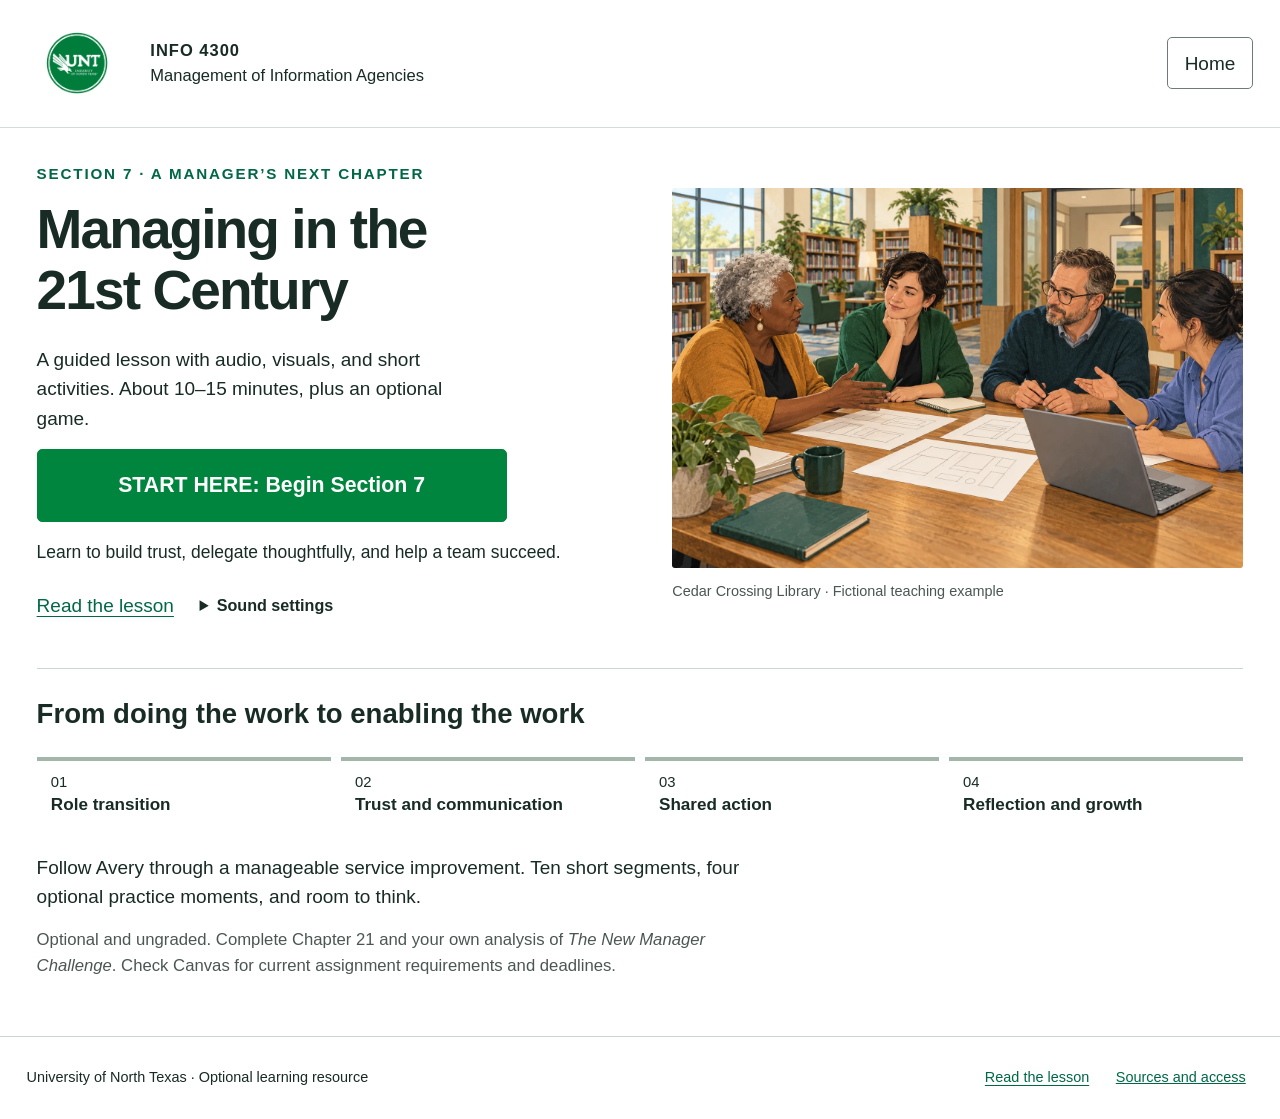
<file: index.html>
<!doctype html>
<html lang="en"><head><meta charset="utf-8"><meta name="viewport" content="width=device-width,initial-scale=1"><meta name="description" content="An optional INFO 4300 lesson on becoming a manager: recorded audio, visual examples, practice and Library Loot Drop."><title>Section 7: Managing in the 21st Century | INFO 4300</title><link rel="stylesheet" href="style.css?v=1"><script defer src="lesson.js"></script><script defer src="captions.js"></script><script defer src="app.js"></script></head><body>
<a class="skip" href="#main">Skip to content</a>
<header class="masthead"><a class="identity" href="index.html" aria-label="Section 7 homepage"><img src="unt-logo.png" width="80" height="80" alt="University of North Texas"></a><div class="course"><strong>INFO 4300</strong><span>Management of Information Agencies</span></div><button id="home-button" class="quiet">Home</button></header>
<main id="main" tabindex="-1"></main>
<footer><span>University of North Texas · Optional learning resource</span><nav aria-label="Resources"><a href="transcript.html">Read the lesson</a><button class="link" id="sources-button">Sources and access</button></nav></footer>
<noscript><p>This interactive lesson needs JavaScript. <a href="transcript.html">Read the complete lesson, activities and game explanations.</a></p></noscript>
</body></html>
</file>
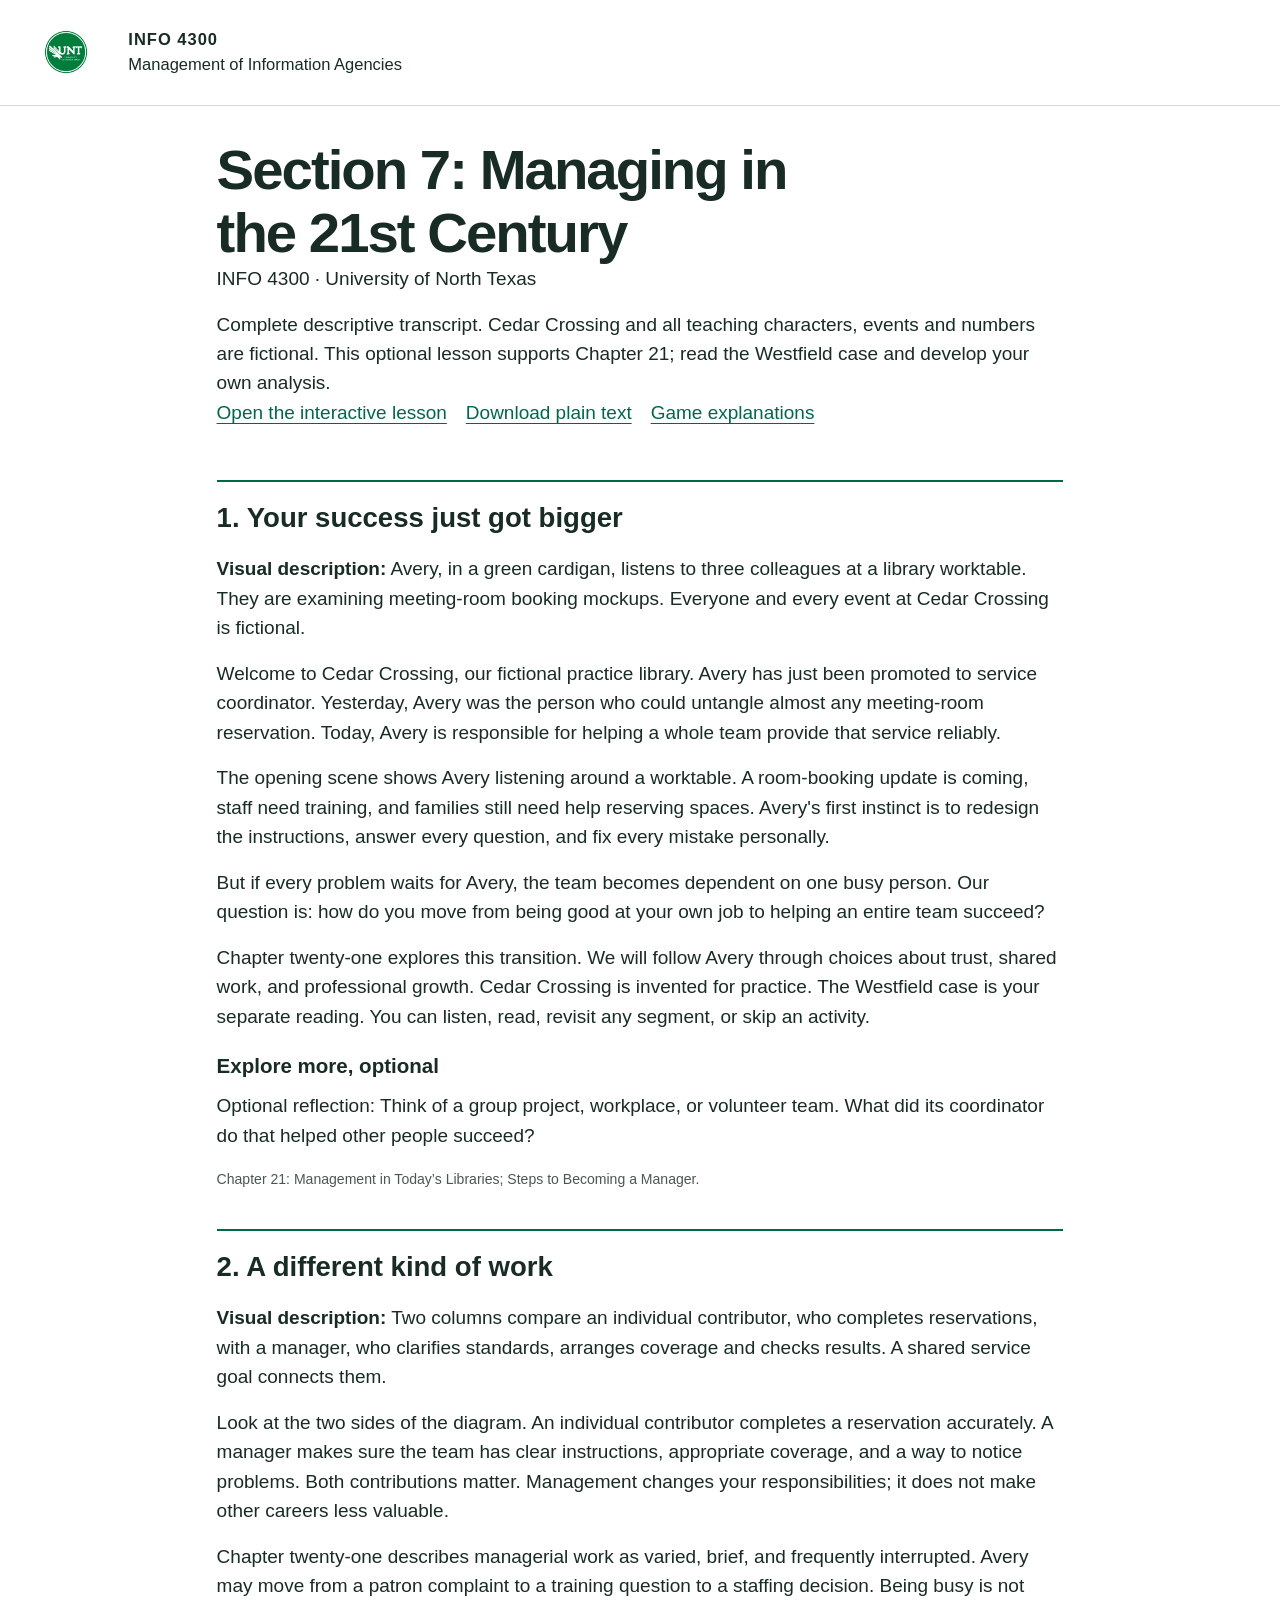
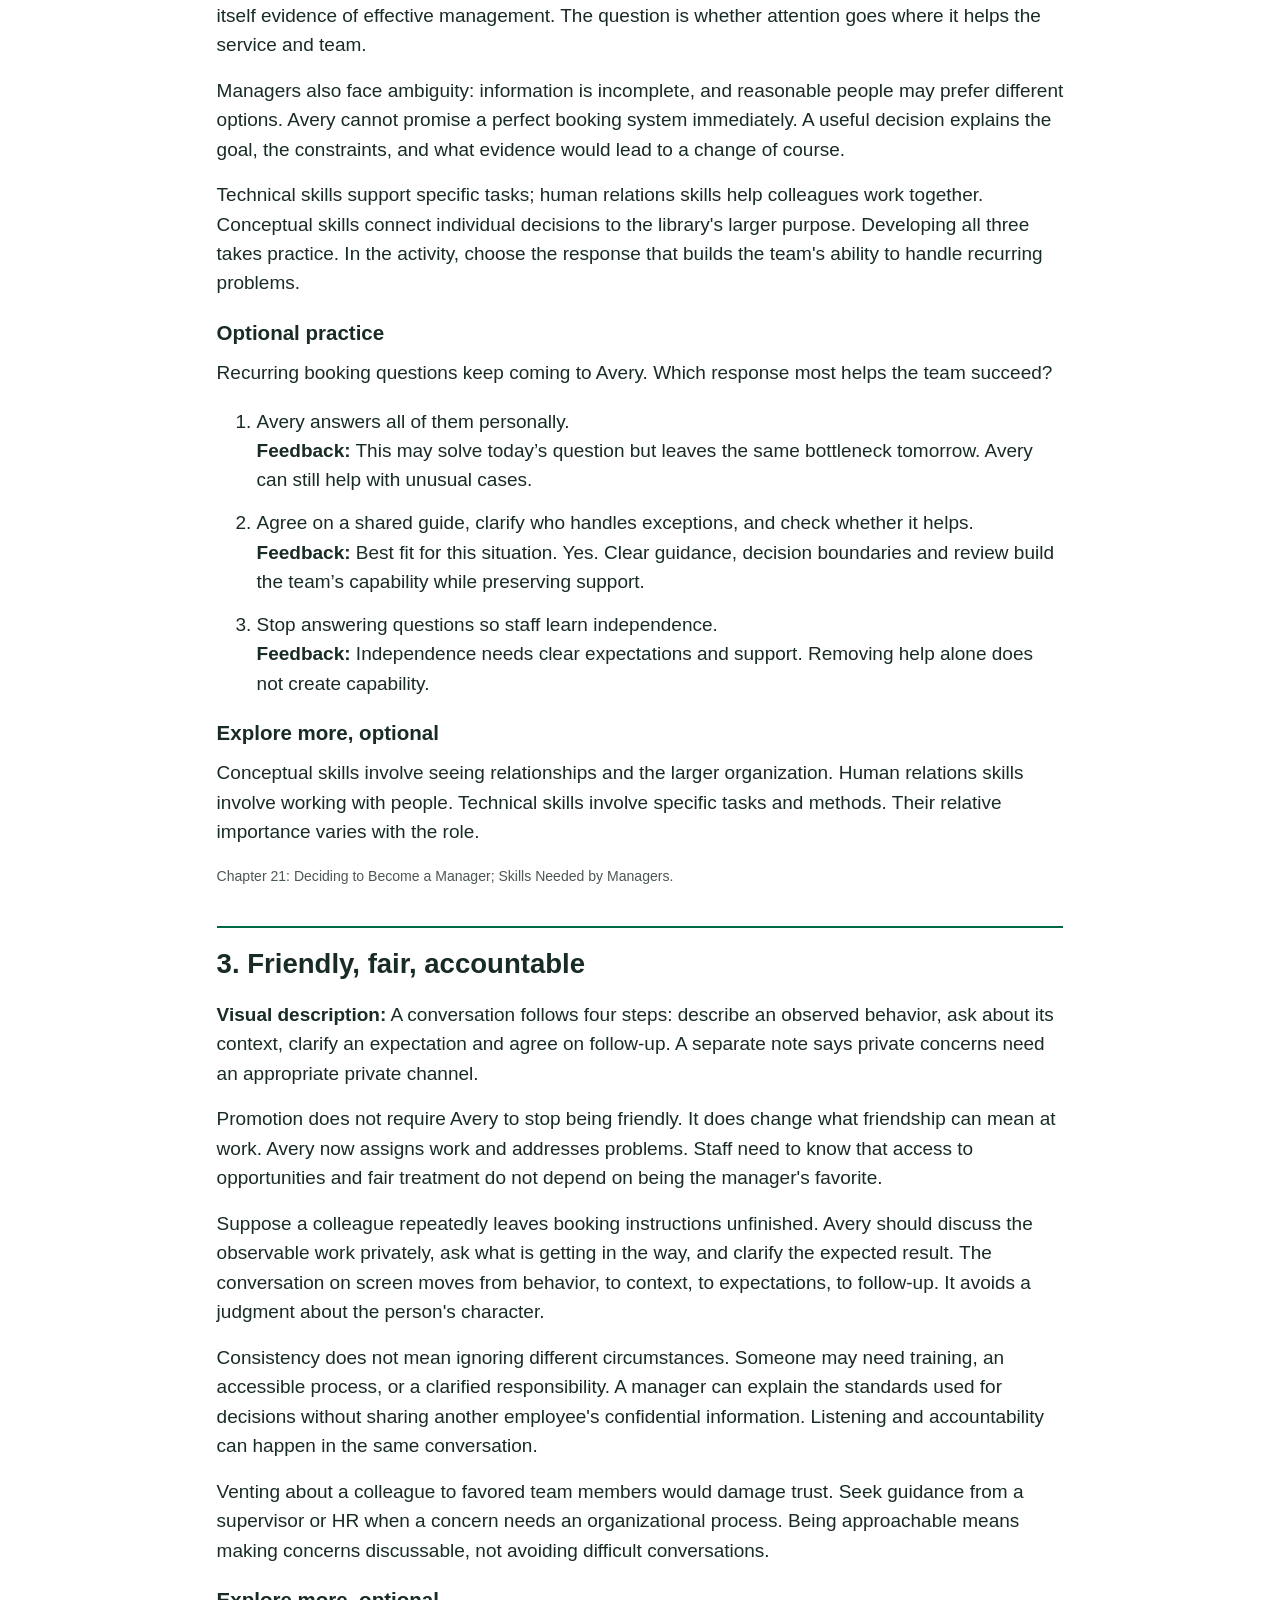
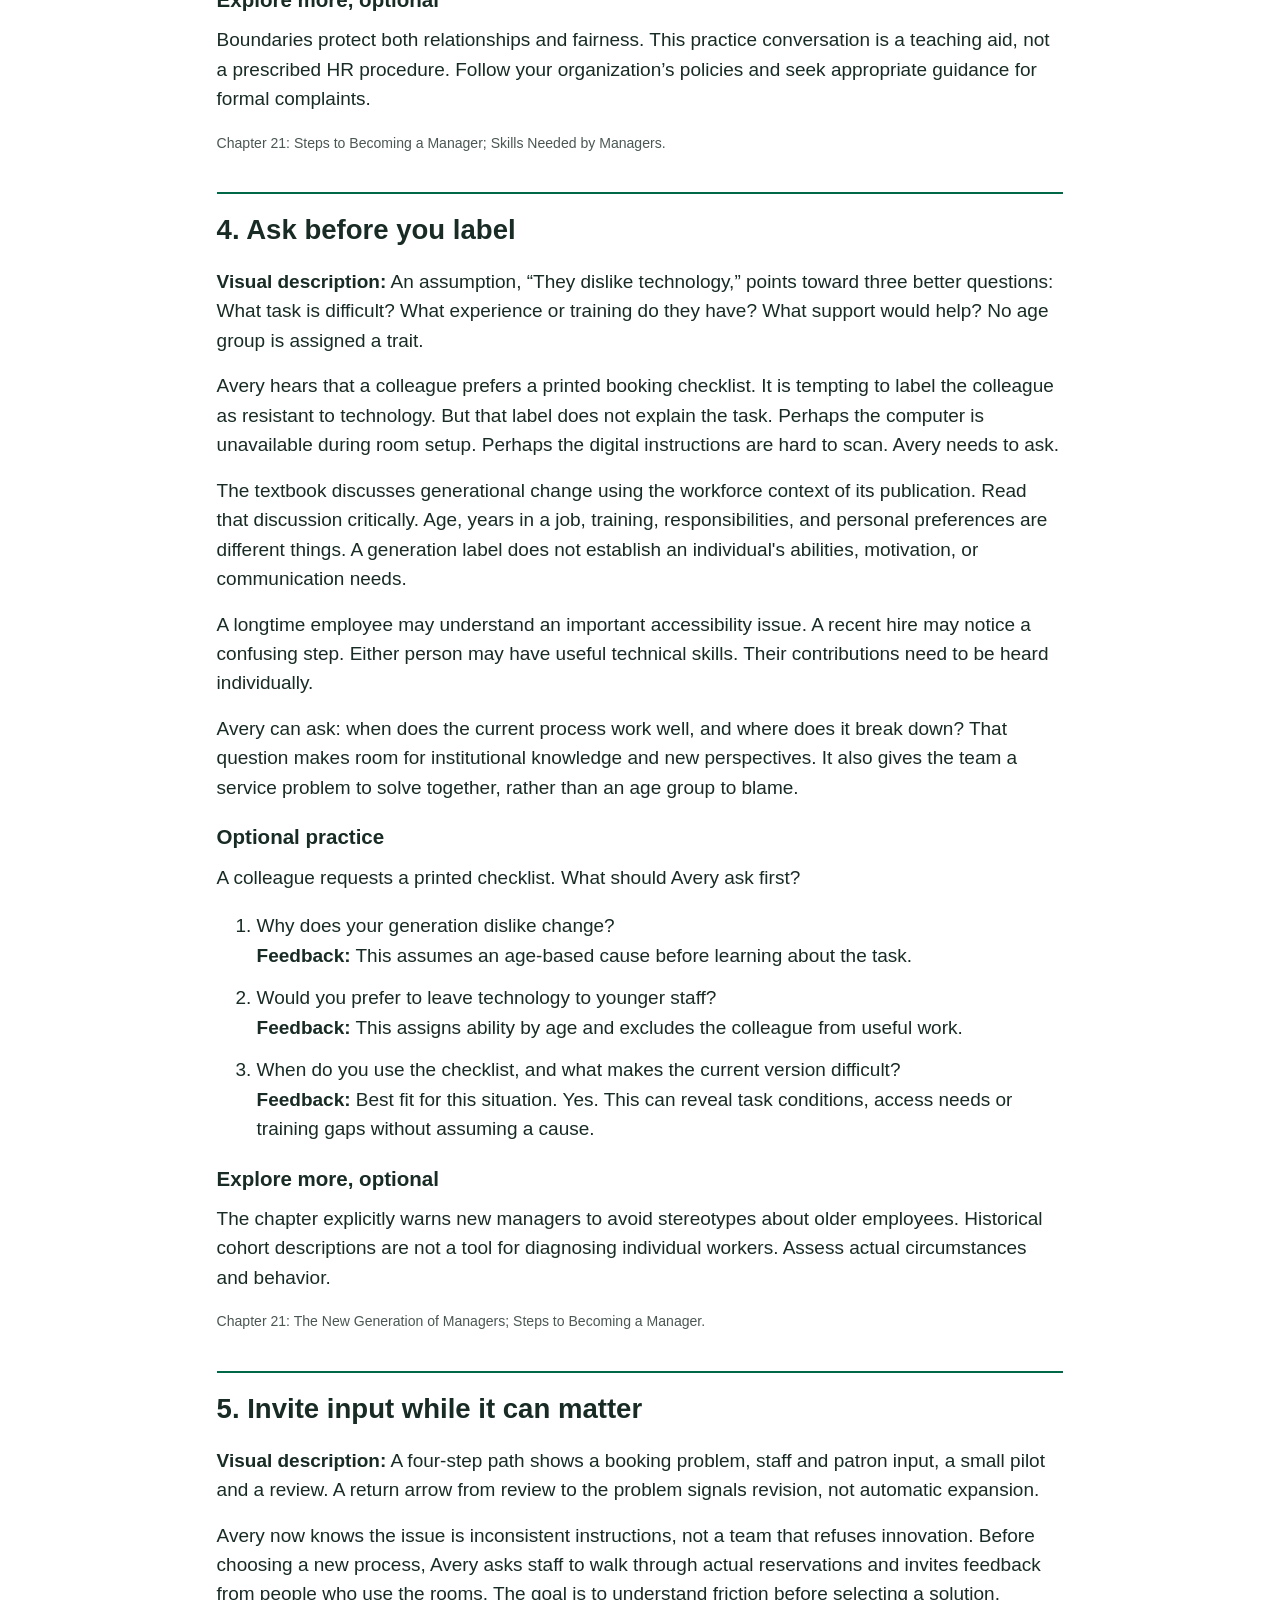
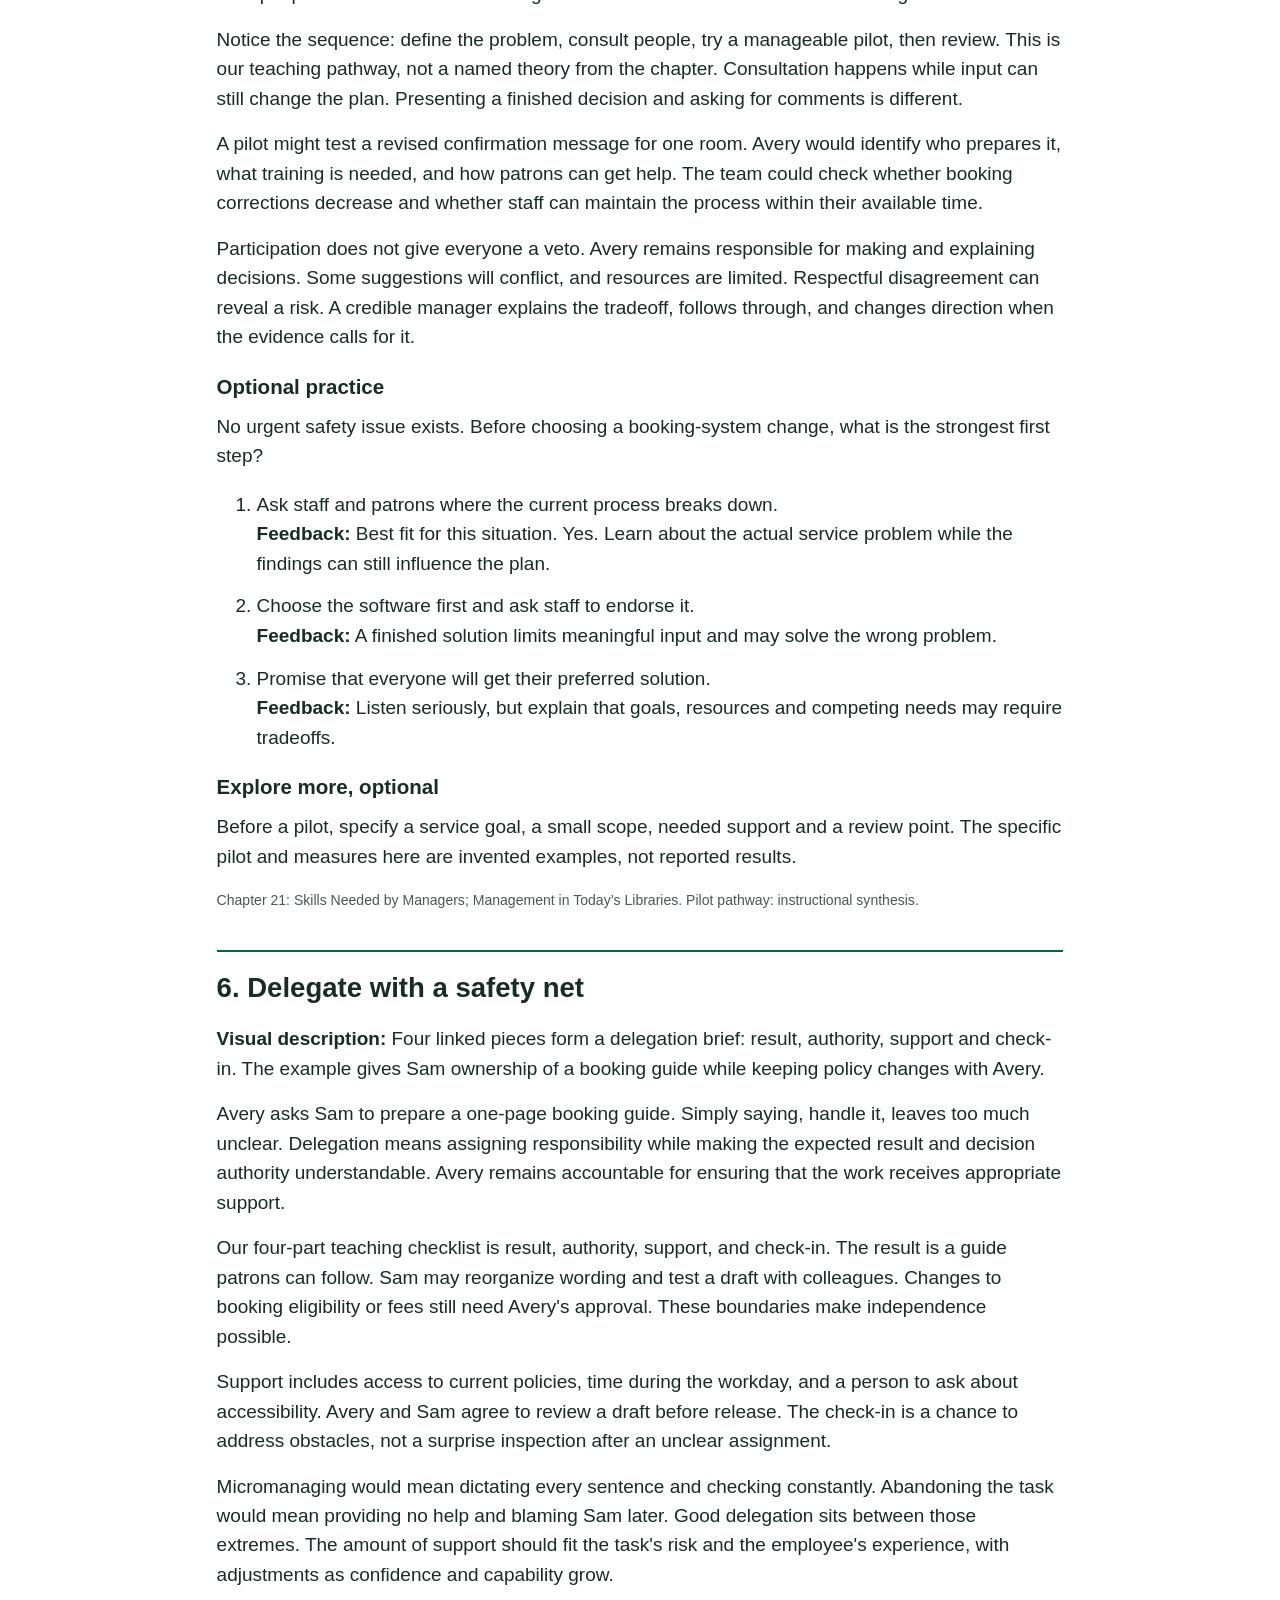
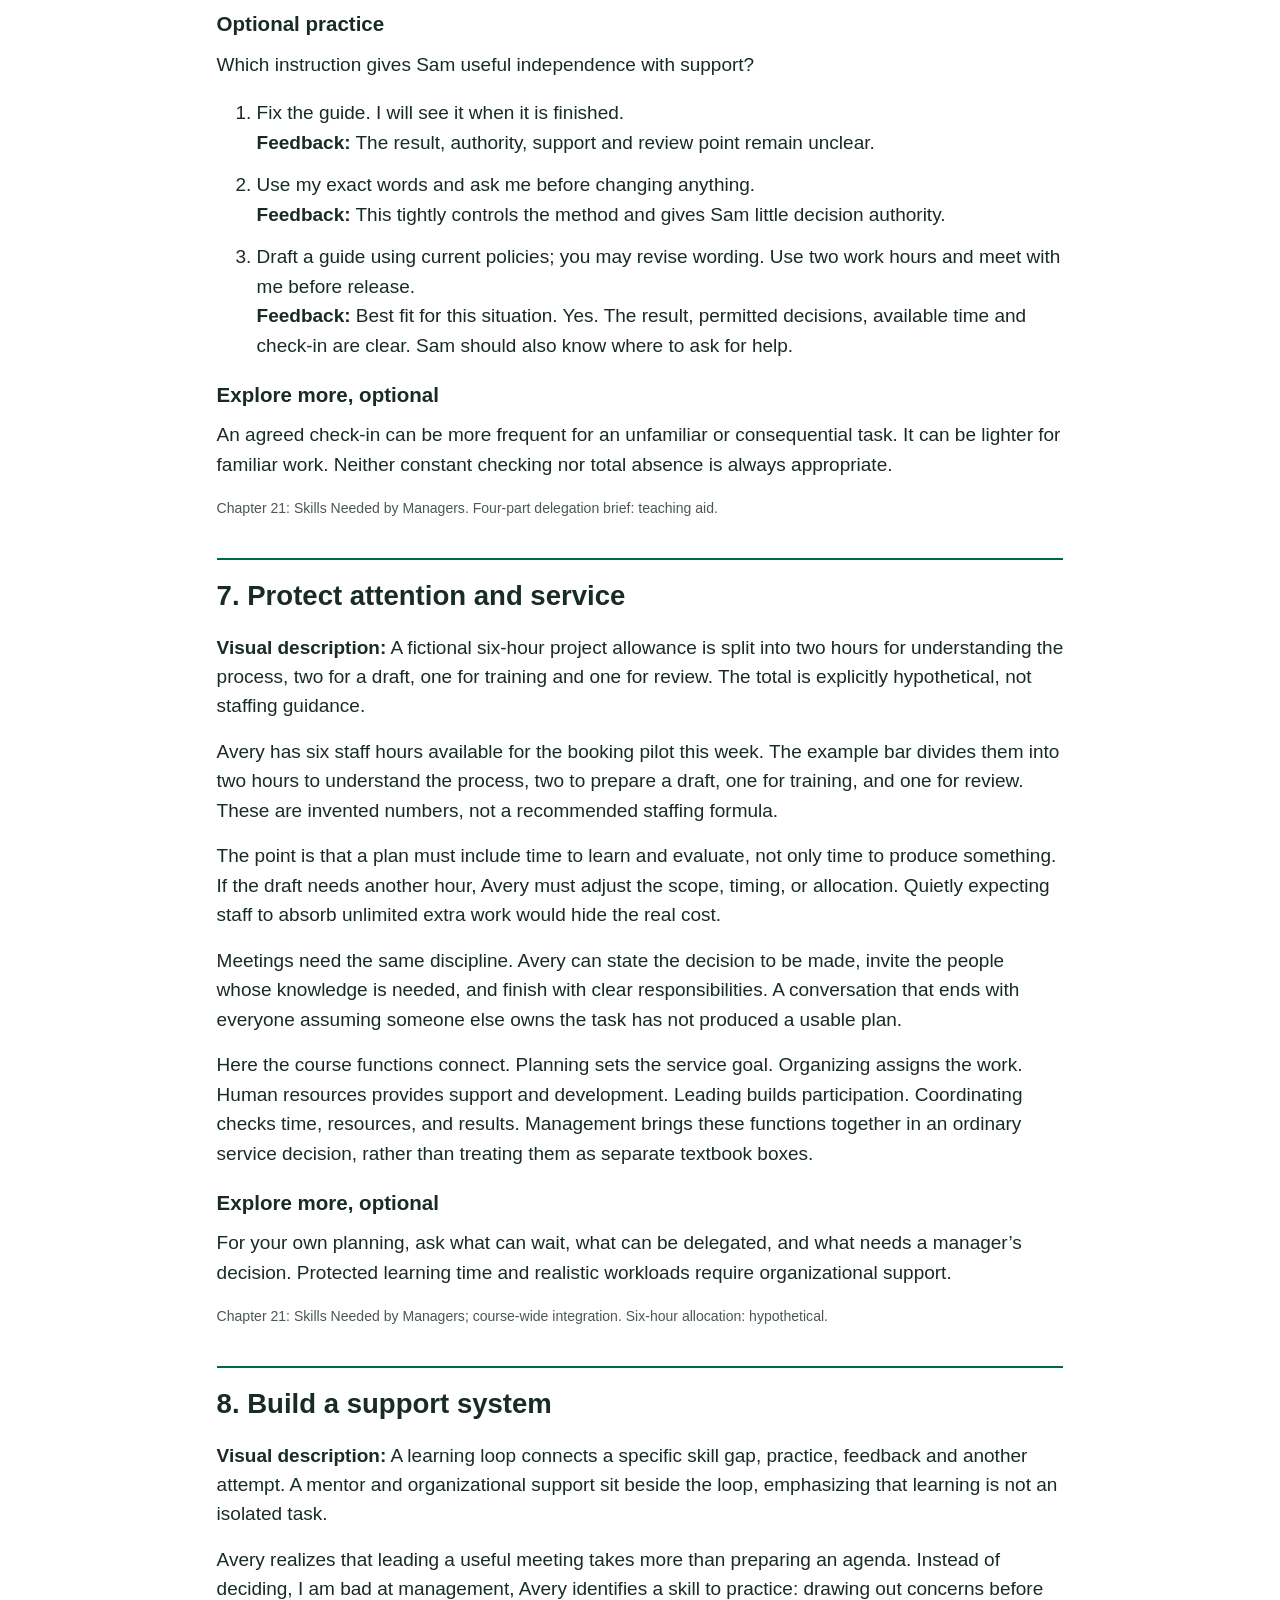
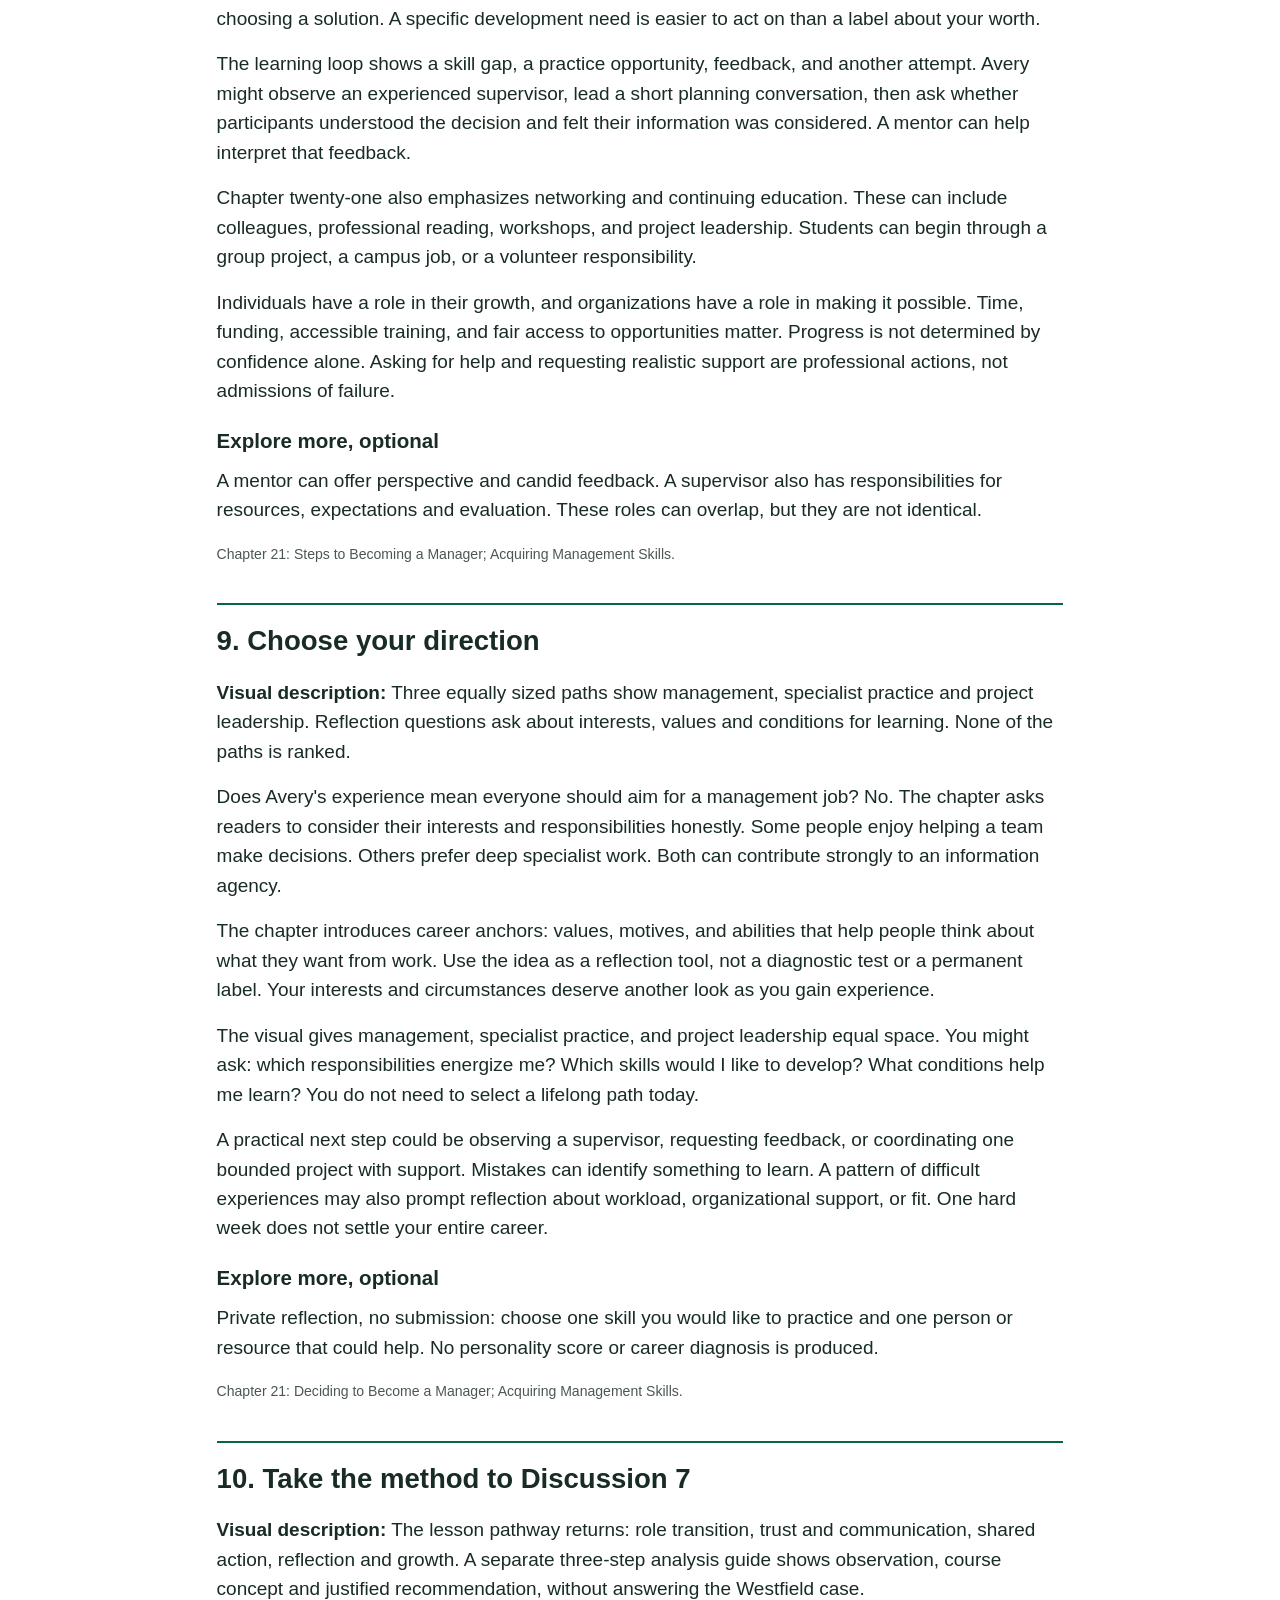
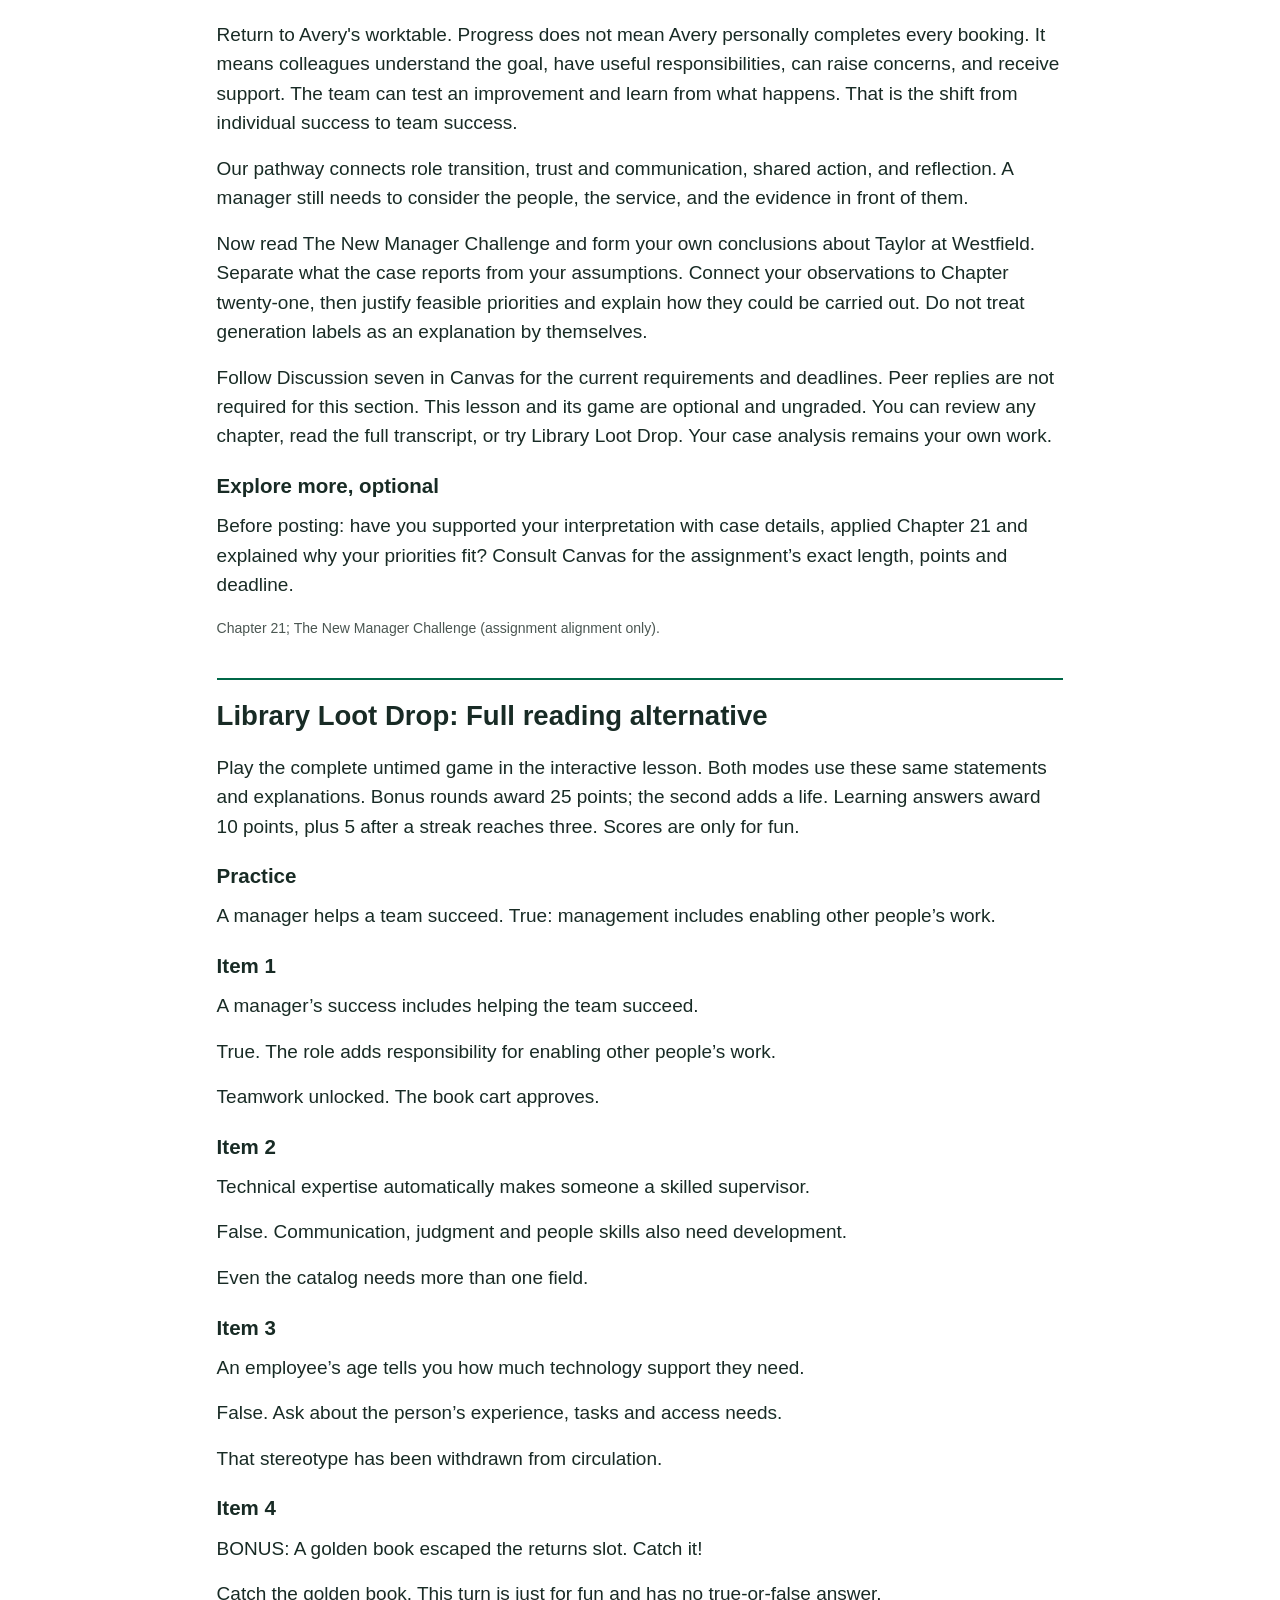
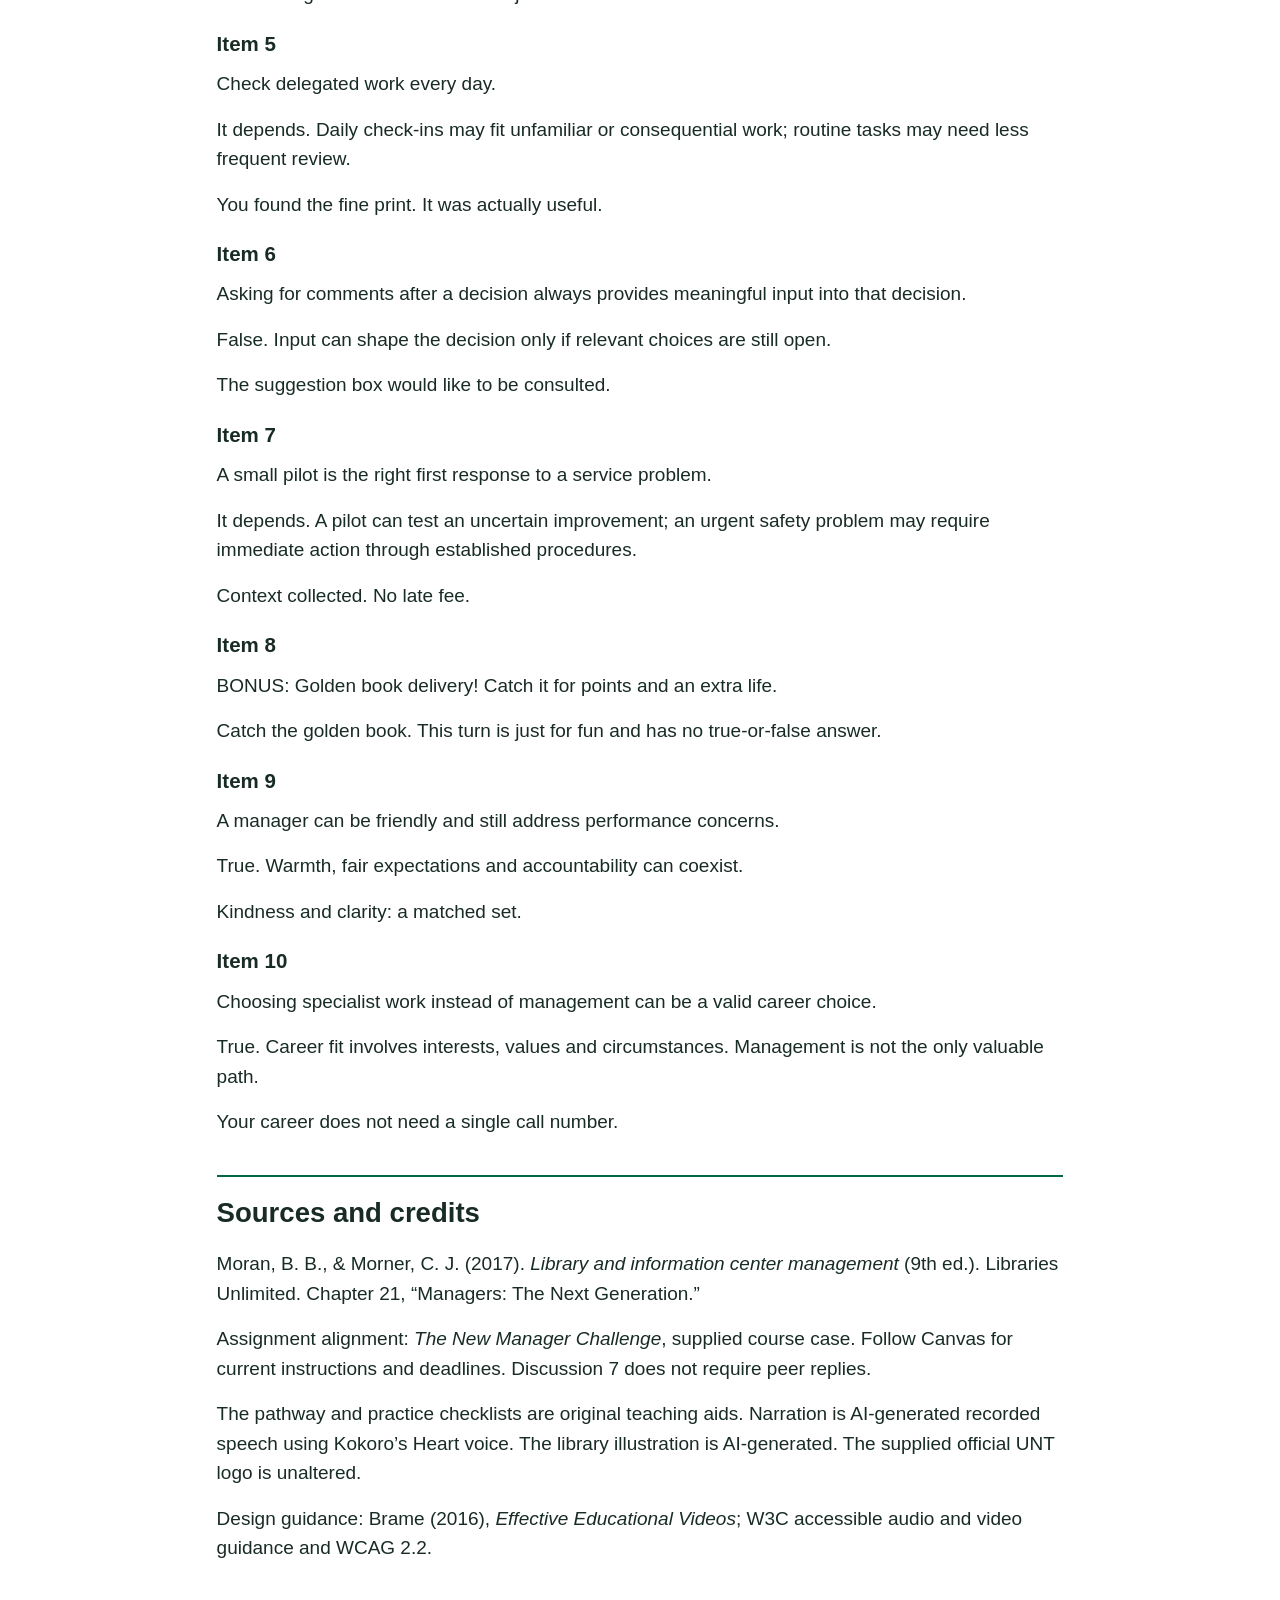
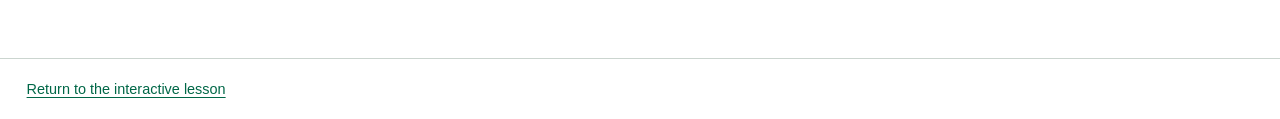
<file: transcript.html>
<!doctype html><html lang="en"><head><meta charset="utf-8"><meta name="viewport" content="width=device-width,initial-scale=1"><title>Section 7 descriptive transcript | INFO 4300</title><link rel="stylesheet" href="style.css"></head><body><a class="skip" href="#reading">Skip to transcript</a><header class="masthead compact"><a class="identity" href="index.html" aria-label="Section 7 homepage"><img src="unt-logo.png" width="72" height="72" alt="University of North Texas"></a><div class="course"><strong>INFO 4300</strong><span>Management of Information Agencies</span></div></header><main id="reading" class="reading"><h1>Section 7: Managing in the 21st Century</h1><p>INFO 4300 · University of North Texas</p><p>Complete descriptive transcript. Cedar Crossing and all teaching characters, events and numbers are fictional. This optional lesson supports Chapter 21; read the Westfield case and develop your own analysis.</p><nav class="reading-nav" aria-label="Transcript navigation"><a href="index.html">Open the interactive lesson</a><a href="transcript.txt" download>Download plain text</a><a href="#game-reading">Game explanations</a></nav>
<article><h2>1. Your success just got bigger</h2><p><strong>Visual description:</strong> Avery, in a green cardigan, listens to three colleagues at a library worktable. They are examining meeting-room booking mockups. Everyone and every event at Cedar Crossing is fictional.</p>
<p>Welcome to Cedar Crossing, our fictional practice library. Avery has just been promoted to service coordinator. Yesterday, Avery was the person who could untangle almost any meeting-room reservation. Today, Avery is responsible for helping a whole team provide that service reliably.</p>
<p>The opening scene shows Avery listening around a worktable. A room-booking update is coming, staff need training, and families still need help reserving spaces. Avery&#x27;s first instinct is to redesign the instructions, answer every question, and fix every mistake personally.</p>
<p>But if every problem waits for Avery, the team becomes dependent on one busy person. Our question is: how do you move from being good at your own job to helping an entire team succeed?</p>
<p>Chapter twenty-one explores this transition. We will follow Avery through choices about trust, shared work, and professional growth. Cedar Crossing is invented for practice. The Westfield case is your separate reading. You can listen, read, revisit any segment, or skip an activity.</p>
<h3>Explore more, optional</h3><p>Optional reflection: Think of a group project, workplace, or volunteer team. What did its coordinator do that helped other people succeed?</p><p class="source">Chapter 21: Management in Today’s Libraries; Steps to Becoming a Manager.</p></article>
<article><h2>2. A different kind of work</h2><p><strong>Visual description:</strong> Two columns compare an individual contributor, who completes reservations, with a manager, who clarifies standards, arranges coverage and checks results. A shared service goal connects them.</p>
<p>Look at the two sides of the diagram. An individual contributor completes a reservation accurately. A manager makes sure the team has clear instructions, appropriate coverage, and a way to notice problems. Both contributions matter. Management changes your responsibilities; it does not make other careers less valuable.</p>
<p>Chapter twenty-one describes managerial work as varied, brief, and frequently interrupted. Avery may move from a patron complaint to a training question to a staffing decision. Being busy is not itself evidence of effective management. The question is whether attention goes where it helps the service and team.</p>
<p>Managers also face ambiguity: information is incomplete, and reasonable people may prefer different options. Avery cannot promise a perfect booking system immediately. A useful decision explains the goal, the constraints, and what evidence would lead to a change of course.</p>
<p>Technical skills support specific tasks; human relations skills help colleagues work together. Conceptual skills connect individual decisions to the library&#x27;s larger purpose. Developing all three takes practice. In the activity, choose the response that builds the team&#x27;s ability to handle recurring problems.</p>
<h3>Optional practice</h3><p>Recurring booking questions keep coming to Avery. Which response most helps the team succeed?</p><ol>
<li>Avery answers all of them personally.<p><strong>Feedback:</strong> This may solve today’s question but leaves the same bottleneck tomorrow. Avery can still help with unusual cases.</p></li>
<li>Agree on a shared guide, clarify who handles exceptions, and check whether it helps.<p><strong>Feedback:</strong> Best fit for this situation. Yes. Clear guidance, decision boundaries and review build the team’s capability while preserving support.</p></li>
<li>Stop answering questions so staff learn independence.<p><strong>Feedback:</strong> Independence needs clear expectations and support. Removing help alone does not create capability.</p></li>
</ol>
<h3>Explore more, optional</h3><p>Conceptual skills involve seeing relationships and the larger organization. Human relations skills involve working with people. Technical skills involve specific tasks and methods. Their relative importance varies with the role.</p><p class="source">Chapter 21: Deciding to Become a Manager; Skills Needed by Managers.</p></article>
<article><h2>3. Friendly, fair, accountable</h2><p><strong>Visual description:</strong> A conversation follows four steps: describe an observed behavior, ask about its context, clarify an expectation and agree on follow-up. A separate note says private concerns need an appropriate private channel.</p>
<p>Promotion does not require Avery to stop being friendly. It does change what friendship can mean at work. Avery now assigns work and addresses problems. Staff need to know that access to opportunities and fair treatment do not depend on being the manager&#x27;s favorite.</p>
<p>Suppose a colleague repeatedly leaves booking instructions unfinished. Avery should discuss the observable work privately, ask what is getting in the way, and clarify the expected result. The conversation on screen moves from behavior, to context, to expectations, to follow-up. It avoids a judgment about the person&#x27;s character.</p>
<p>Consistency does not mean ignoring different circumstances. Someone may need training, an accessible process, or a clarified responsibility. A manager can explain the standards used for decisions without sharing another employee&#x27;s confidential information. Listening and accountability can happen in the same conversation.</p>
<p>Venting about a colleague to favored team members would damage trust. Seek guidance from a supervisor or HR when a concern needs an organizational process. Being approachable means making concerns discussable, not avoiding difficult conversations.</p>
<h3>Explore more, optional</h3><p>Boundaries protect both relationships and fairness. This practice conversation is a teaching aid, not a prescribed HR procedure. Follow your organization’s policies and seek appropriate guidance for formal complaints.</p><p class="source">Chapter 21: Steps to Becoming a Manager; Skills Needed by Managers.</p></article>
<article><h2>4. Ask before you label</h2><p><strong>Visual description:</strong> An assumption, “They dislike technology,” points toward three better questions: What task is difficult? What experience or training do they have? What support would help? No age group is assigned a trait.</p>
<p>Avery hears that a colleague prefers a printed booking checklist. It is tempting to label the colleague as resistant to technology. But that label does not explain the task. Perhaps the computer is unavailable during room setup. Perhaps the digital instructions are hard to scan. Avery needs to ask.</p>
<p>The textbook discusses generational change using the workforce context of its publication. Read that discussion critically. Age, years in a job, training, responsibilities, and personal preferences are different things. A generation label does not establish an individual&#x27;s abilities, motivation, or communication needs.</p>
<p>A longtime employee may understand an important accessibility issue. A recent hire may notice a confusing step. Either person may have useful technical skills. Their contributions need to be heard individually.</p>
<p>Avery can ask: when does the current process work well, and where does it break down? That question makes room for institutional knowledge and new perspectives. It also gives the team a service problem to solve together, rather than an age group to blame.</p>
<h3>Optional practice</h3><p>A colleague requests a printed checklist. What should Avery ask first?</p><ol>
<li>Why does your generation dislike change?<p><strong>Feedback:</strong> This assumes an age-based cause before learning about the task.</p></li>
<li>Would you prefer to leave technology to younger staff?<p><strong>Feedback:</strong> This assigns ability by age and excludes the colleague from useful work.</p></li>
<li>When do you use the checklist, and what makes the current version difficult?<p><strong>Feedback:</strong> Best fit for this situation. Yes. This can reveal task conditions, access needs or training gaps without assuming a cause.</p></li>
</ol>
<h3>Explore more, optional</h3><p>The chapter explicitly warns new managers to avoid stereotypes about older employees. Historical cohort descriptions are not a tool for diagnosing individual workers. Assess actual circumstances and behavior.</p><p class="source">Chapter 21: The New Generation of Managers; Steps to Becoming a Manager.</p></article>
<article><h2>5. Invite input while it can matter</h2><p><strong>Visual description:</strong> A four-step path shows a booking problem, staff and patron input, a small pilot and a review. A return arrow from review to the problem signals revision, not automatic expansion.</p>
<p>Avery now knows the issue is inconsistent instructions, not a team that refuses innovation. Before choosing a new process, Avery asks staff to walk through actual reservations and invites feedback from people who use the rooms. The goal is to understand friction before selecting a solution.</p>
<p>Notice the sequence: define the problem, consult people, try a manageable pilot, then review. This is our teaching pathway, not a named theory from the chapter. Consultation happens while input can still change the plan. Presenting a finished decision and asking for comments is different.</p>
<p>A pilot might test a revised confirmation message for one room. Avery would identify who prepares it, what training is needed, and how patrons can get help. The team could check whether booking corrections decrease and whether staff can maintain the process within their available time.</p>
<p>Participation does not give everyone a veto. Avery remains responsible for making and explaining decisions. Some suggestions will conflict, and resources are limited. Respectful disagreement can reveal a risk. A credible manager explains the tradeoff, follows through, and changes direction when the evidence calls for it.</p>
<h3>Optional practice</h3><p>No urgent safety issue exists. Before choosing a booking-system change, what is the strongest first step?</p><ol>
<li>Ask staff and patrons where the current process breaks down.<p><strong>Feedback:</strong> Best fit for this situation. Yes. Learn about the actual service problem while the findings can still influence the plan.</p></li>
<li>Choose the software first and ask staff to endorse it.<p><strong>Feedback:</strong> A finished solution limits meaningful input and may solve the wrong problem.</p></li>
<li>Promise that everyone will get their preferred solution.<p><strong>Feedback:</strong> Listen seriously, but explain that goals, resources and competing needs may require tradeoffs.</p></li>
</ol>
<h3>Explore more, optional</h3><p>Before a pilot, specify a service goal, a small scope, needed support and a review point. The specific pilot and measures here are invented examples, not reported results.</p><p class="source">Chapter 21: Skills Needed by Managers; Management in Today’s Libraries. Pilot pathway: instructional synthesis.</p></article>
<article><h2>6. Delegate with a safety net</h2><p><strong>Visual description:</strong> Four linked pieces form a delegation brief: result, authority, support and check-in. The example gives Sam ownership of a booking guide while keeping policy changes with Avery.</p>
<p>Avery asks Sam to prepare a one-page booking guide. Simply saying, handle it, leaves too much unclear. Delegation means assigning responsibility while making the expected result and decision authority understandable. Avery remains accountable for ensuring that the work receives appropriate support.</p>
<p>Our four-part teaching checklist is result, authority, support, and check-in. The result is a guide patrons can follow. Sam may reorganize wording and test a draft with colleagues. Changes to booking eligibility or fees still need Avery&#x27;s approval. These boundaries make independence possible.</p>
<p>Support includes access to current policies, time during the workday, and a person to ask about accessibility. Avery and Sam agree to review a draft before release. The check-in is a chance to address obstacles, not a surprise inspection after an unclear assignment.</p>
<p>Micromanaging would mean dictating every sentence and checking constantly. Abandoning the task would mean providing no help and blaming Sam later. Good delegation sits between those extremes. The amount of support should fit the task&#x27;s risk and the employee&#x27;s experience, with adjustments as confidence and capability grow.</p>
<h3>Optional practice</h3><p>Which instruction gives Sam useful independence with support?</p><ol>
<li>Fix the guide. I will see it when it is finished.<p><strong>Feedback:</strong> The result, authority, support and review point remain unclear.</p></li>
<li>Use my exact words and ask me before changing anything.<p><strong>Feedback:</strong> This tightly controls the method and gives Sam little decision authority.</p></li>
<li>Draft a guide using current policies; you may revise wording. Use two work hours and meet with me before release.<p><strong>Feedback:</strong> Best fit for this situation. Yes. The result, permitted decisions, available time and check-in are clear. Sam should also know where to ask for help.</p></li>
</ol>
<h3>Explore more, optional</h3><p>An agreed check-in can be more frequent for an unfamiliar or consequential task. It can be lighter for familiar work. Neither constant checking nor total absence is always appropriate.</p><p class="source">Chapter 21: Skills Needed by Managers. Four-part delegation brief: teaching aid.</p></article>
<article><h2>7. Protect attention and service</h2><p><strong>Visual description:</strong> A fictional six-hour project allowance is split into two hours for understanding the process, two for a draft, one for training and one for review. The total is explicitly hypothetical, not staffing guidance.</p>
<p>Avery has six staff hours available for the booking pilot this week. The example bar divides them into two hours to understand the process, two to prepare a draft, one for training, and one for review. These are invented numbers, not a recommended staffing formula.</p>
<p>The point is that a plan must include time to learn and evaluate, not only time to produce something. If the draft needs another hour, Avery must adjust the scope, timing, or allocation. Quietly expecting staff to absorb unlimited extra work would hide the real cost.</p>
<p>Meetings need the same discipline. Avery can state the decision to be made, invite the people whose knowledge is needed, and finish with clear responsibilities. A conversation that ends with everyone assuming someone else owns the task has not produced a usable plan.</p>
<p>Here the course functions connect. Planning sets the service goal. Organizing assigns the work. Human resources provides support and development. Leading builds participation. Coordinating checks time, resources, and results. Management brings these functions together in an ordinary service decision, rather than treating them as separate textbook boxes.</p>
<h3>Explore more, optional</h3><p>For your own planning, ask what can wait, what can be delegated, and what needs a manager’s decision. Protected learning time and realistic workloads require organizational support.</p><p class="source">Chapter 21: Skills Needed by Managers; course-wide integration. Six-hour allocation: hypothetical.</p></article>
<article><h2>8. Build a support system</h2><p><strong>Visual description:</strong> A learning loop connects a specific skill gap, practice, feedback and another attempt. A mentor and organizational support sit beside the loop, emphasizing that learning is not an isolated task.</p>
<p>Avery realizes that leading a useful meeting takes more than preparing an agenda. Instead of deciding, I am bad at management, Avery identifies a skill to practice: drawing out concerns before choosing a solution. A specific development need is easier to act on than a label about your worth.</p>
<p>The learning loop shows a skill gap, a practice opportunity, feedback, and another attempt. Avery might observe an experienced supervisor, lead a short planning conversation, then ask whether participants understood the decision and felt their information was considered. A mentor can help interpret that feedback.</p>
<p>Chapter twenty-one also emphasizes networking and continuing education. These can include colleagues, professional reading, workshops, and project leadership. Students can begin through a group project, a campus job, or a volunteer responsibility.</p>
<p>Individuals have a role in their growth, and organizations have a role in making it possible. Time, funding, accessible training, and fair access to opportunities matter. Progress is not determined by confidence alone. Asking for help and requesting realistic support are professional actions, not admissions of failure.</p>
<h3>Explore more, optional</h3><p>A mentor can offer perspective and candid feedback. A supervisor also has responsibilities for resources, expectations and evaluation. These roles can overlap, but they are not identical.</p><p class="source">Chapter 21: Steps to Becoming a Manager; Acquiring Management Skills.</p></article>
<article><h2>9. Choose your direction</h2><p><strong>Visual description:</strong> Three equally sized paths show management, specialist practice and project leadership. Reflection questions ask about interests, values and conditions for learning. None of the paths is ranked.</p>
<p>Does Avery&#x27;s experience mean everyone should aim for a management job? No. The chapter asks readers to consider their interests and responsibilities honestly. Some people enjoy helping a team make decisions. Others prefer deep specialist work. Both can contribute strongly to an information agency.</p>
<p>The chapter introduces career anchors: values, motives, and abilities that help people think about what they want from work. Use the idea as a reflection tool, not a diagnostic test or a permanent label. Your interests and circumstances deserve another look as you gain experience.</p>
<p>The visual gives management, specialist practice, and project leadership equal space. You might ask: which responsibilities energize me? Which skills would I like to develop? What conditions help me learn? You do not need to select a lifelong path today.</p>
<p>A practical next step could be observing a supervisor, requesting feedback, or coordinating one bounded project with support. Mistakes can identify something to learn. A pattern of difficult experiences may also prompt reflection about workload, organizational support, or fit. One hard week does not settle your entire career.</p>
<h3>Explore more, optional</h3><p>Private reflection, no submission: choose one skill you would like to practice and one person or resource that could help. No personality score or career diagnosis is produced.</p><p class="source">Chapter 21: Deciding to Become a Manager; Acquiring Management Skills.</p></article>
<article><h2>10. Take the method to Discussion 7</h2><p><strong>Visual description:</strong> The lesson pathway returns: role transition, trust and communication, shared action, reflection and growth. A separate three-step analysis guide shows observation, course concept and justified recommendation, without answering the Westfield case.</p>
<p>Return to Avery&#x27;s worktable. Progress does not mean Avery personally completes every booking. It means colleagues understand the goal, have useful responsibilities, can raise concerns, and receive support. The team can test an improvement and learn from what happens. That is the shift from individual success to team success.</p>
<p>Our pathway connects role transition, trust and communication, shared action, and reflection. A manager still needs to consider the people, the service, and the evidence in front of them.</p>
<p>Now read The New Manager Challenge and form your own conclusions about Taylor at Westfield. Separate what the case reports from your assumptions. Connect your observations to Chapter twenty-one, then justify feasible priorities and explain how they could be carried out. Do not treat generation labels as an explanation by themselves.</p>
<p>Follow Discussion seven in Canvas for the current requirements and deadlines. Peer replies are not required for this section. This lesson and its game are optional and ungraded. You can review any chapter, read the full transcript, or try Library Loot Drop. Your case analysis remains your own work.</p>
<h3>Explore more, optional</h3><p>Before posting: have you supported your interpretation with case details, applied Chapter 21 and explained why your priorities fit? Consult Canvas for the assignment’s exact length, points and deadline.</p><p class="source">Chapter 21; The New Manager Challenge (assignment alignment only).</p></article>
<article id="game-reading"><h2>Library Loot Drop: Full reading alternative</h2><p>Play the complete untimed game in the interactive lesson. Both modes use these same statements and explanations. Bonus rounds award 25 points; the second adds a life. Learning answers award 10 points, plus 5 after a streak reaches three. Scores are only for fun.</p><h3>Practice</h3><p>A manager helps a team succeed. True: management includes enabling other people’s work.</p>
<h3>Item 1</h3><p>A manager’s success includes helping the team succeed.</p>
<p>True. The role adds responsibility for enabling other people’s work.</p><p>Teamwork unlocked. The book cart approves.</p>
<h3>Item 2</h3><p>Technical expertise automatically makes someone a skilled supervisor.</p>
<p>False. Communication, judgment and people skills also need development.</p><p>Even the catalog needs more than one field.</p>
<h3>Item 3</h3><p>An employee’s age tells you how much technology support they need.</p>
<p>False. Ask about the person’s experience, tasks and access needs.</p><p>That stereotype has been withdrawn from circulation.</p>
<h3>Item 4</h3><p>BONUS: A golden book escaped the returns slot. Catch it!</p>
<p>Catch the golden book. This turn is just for fun and has no true-or-false answer.</p>
<h3>Item 5</h3><p>Check delegated work every day.</p>
<p>It depends. Daily check-ins may fit unfamiliar or consequential work; routine tasks may need less frequent review.</p><p>You found the fine print. It was actually useful.</p>
<h3>Item 6</h3><p>Asking for comments after a decision always provides meaningful input into that decision.</p>
<p>False. Input can shape the decision only if relevant choices are still open.</p><p>The suggestion box would like to be consulted.</p>
<h3>Item 7</h3><p>A small pilot is the right first response to a service problem.</p>
<p>It depends. A pilot can test an uncertain improvement; an urgent safety problem may require immediate action through established procedures.</p><p>Context collected. No late fee.</p>
<h3>Item 8</h3><p>BONUS: Golden book delivery! Catch it for points and an extra life.</p>
<p>Catch the golden book. This turn is just for fun and has no true-or-false answer.</p>
<h3>Item 9</h3><p>A manager can be friendly and still address performance concerns.</p>
<p>True. Warmth, fair expectations and accountability can coexist.</p><p>Kindness and clarity: a matched set.</p>
<h3>Item 10</h3><p>Choosing specialist work instead of management can be a valid career choice.</p>
<p>True. Career fit involves interests, values and circumstances. Management is not the only valuable path.</p><p>Your career does not need a single call number.</p>
</article><article><h2>Sources and credits</h2><p>Moran, B. B., &amp; Morner, C. J. (2017). <em>Library and information center management</em> (9th ed.). Libraries Unlimited. Chapter 21, “Managers: The Next Generation.”</p><p>Assignment alignment: <em>The New Manager Challenge</em>, supplied course case. Follow Canvas for current instructions and deadlines. Discussion 7 does not require peer replies.</p><p>The pathway and practice checklists are original teaching aids. Narration is AI-generated recorded speech using Kokoro’s Heart voice. The library illustration is AI-generated. The supplied official UNT logo is unaltered.</p><p>Design guidance: Brame (2016), <em>Effective Educational Videos</em>; W3C accessible audio and video guidance and WCAG 2.2.</p></article></main><footer><a href="index.html">Return to the interactive lesson</a></footer></body></html>
</file>
<file: style.css>
:root{--green:#00853e;--deep:#006747;--mint:#b9dcd2;--ink:#182b25;--muted:#4b5752;--paper:#fff;--wash:#f4f7f5;--line:#6c7c74;--gold:#c4d600;--focus:#7732a8}*{box-sizing:border-box}html{font-size:19px;scroll-behavior:auto}body{margin:0;background:var(--paper);color:var(--ink);font-family:Arial,Helvetica,sans-serif;line-height:1.55}button,input,select{font:inherit}button,a,input,select{touch-action:manipulation}button{min-height:46px;padding:.55rem .9rem;border:1.5px solid var(--line);border-radius:5px;background:#fff;color:var(--ink);cursor:pointer}button:hover{background:var(--wash)}button:disabled{cursor:default;opacity:.65}a{color:var(--deep);text-underline-offset:.2em}button.primary,.primary{background:var(--green);color:#fff;border-color:var(--green);font-weight:700}button.primary:hover{background:var(--deep)}:focus-visible{outline:3px solid var(--focus);outline-offset:4px;box-shadow:0 0 0 2px #fff}h1,h2,h3,p,figure{margin:0}h1{font-size:clamp(1.8rem,4.4vw,3rem);line-height:1.12;letter-spacing:-.035em;max-width:20ch}h2{font-size:1.45rem;line-height:1.25}h3{font-size:1.08rem}p+p{margin-top:.85rem}strong{font-weight:700}img{max-width:100%;height:auto;object-fit:contain}main{max-width:1260px;margin:auto;padding:1.7rem 1.4rem 3rem}main:focus,h1:focus,h2:focus{outline:none}main h1:focus-visible{outline:3px solid var(--focus);outline-offset:5px}small,.small{font-size:.79rem}.subtle{color:var(--muted);font-size:.88rem}.eyebrow{font-size:.8rem;text-transform:uppercase;letter-spacing:.12em;color:var(--deep);font-weight:700;margin-bottom:.7rem}.skip{position:absolute;left:1rem;top:-200px;background:#fff;padding:1rem;z-index:30}.skip:focus{top:1rem}.masthead{max-width:1320px;margin:auto;display:flex;align-items:center;gap:1.25rem;border-bottom:1px solid #d4dcd7;padding:.7rem 1.4rem}.identity{display:flex;padding:10px;flex:none}.identity img{width:72px;height:auto;display:block}.course{font-size:.87rem}.course strong{display:block;letter-spacing:.06em}.course span{display:block}.quiet{margin-left:auto}.hero{display:grid;grid-template-columns:1.04fr 1fr;gap:2.2rem;align-items:center;min-height:470px}.hero h1{font-size:clamp(2rem,4.3vw,3.15rem);max-width:17ch}.hero .intro{margin:1.2rem 0 .85rem;font-size:1rem;max-width:40ch}.start{display:block;min-height:64px;width:100%;max-width:470px;font-size:1.12rem;padding:1rem}.hero .learn{margin:.9rem 0;font-size:.92rem}.hero figure{margin:0}.hero img{display:block;width:100%;height:auto;border-radius:3px}.hero figcaption{font-size:.76rem;color:var(--muted);margin-top:.6rem}.secondary{display:flex;gap:.85rem;flex-wrap:wrap;align-items:center;margin-top:.9rem}.secondary a{padding:.4rem 0}.secondary details{font-size:.85rem}.secondary summary{min-height:44px;padding:.5rem;cursor:pointer}.below{margin-top:2rem;padding-top:1.5rem;border-top:1px solid #cad6cf}.below>p{margin-top:.8rem;max-width:72ch}.cycle{display:grid;grid-template-columns:repeat(4,1fr);gap:.5rem;margin:1.3rem 0}.cycle div{padding:.6rem .75rem;border-top:4px solid #a2b6a9;font-size:.78rem;line-height:1.4}.cycle .current{border-color:var(--deep);background:var(--wash)}.cycle span{display:block;font-weight:700;font-size:.9rem}.lesson-layout{display:grid;grid-template-columns:225px minmax(0,1fr);gap:2rem}.chapters summary{padding:.4rem 0;font-weight:700;min-height:44px;cursor:pointer}.chapters ol{list-style:none;padding:0;margin:.6rem 0}.chapters button{width:100%;text-align:left;border:0;border-left:3px solid transparent;border-radius:0;margin-bottom:.3rem;font-size:.83rem;padding:.6rem}.chapters button[aria-current=step]{border-color:var(--green);background:var(--wash);font-weight:700}.chapters button small{display:block;margin-bottom:.15rem;font-weight:400}.position{display:flex;gap:1rem;justify-content:space-between;font-size:.79rem;margin:.25rem 0}.progress{height:4px;background:#d7e1db;margin-bottom:1.4rem}.progress span{display:block;height:100%;background:var(--green)}.lead{font-size:1.12rem;margin:1rem 0 1.2rem;max-width:65ch}.stage{background:var(--wash);border:1px solid #bfcdc4;padding:1.35rem;margin:1.3rem 0}.stage .scene{display:block;width:100%;height:auto;max-height:370px;object-fit:contain;background:white}.stage figcaption{margin-top:.5rem;font-size:.74rem;color:var(--muted)}.stage-label{font-size:.72rem;color:var(--muted);margin-bottom:1rem;text-transform:uppercase;letter-spacing:.08em}.cue{border:2px solid transparent;transition:background-color .2s,border-color .2s}.cue.active{border-color:var(--deep);background:#e0eee8;box-shadow:inset 5px 0 0 var(--deep)}.cue.active:before{content:'Now: ';font-size:.72rem;font-weight:700;color:var(--deep)}.visual-notes{display:grid;grid-template-columns:repeat(2,minmax(0,1fr));gap:.7rem;margin-top:1rem}.visual-notes .cue{padding:.8rem;background:white}.visual-notes p{font-size:.87rem}.compare{display:grid;grid-template-columns:1fr 1fr;gap:1rem}.compare .side{padding:1rem;background:white;border-top:4px solid var(--deep)}.compare h3{margin-bottom:.6rem}.compare .cue{padding:.5rem;margin:.3rem 0}.bridge{text-align:center;border-top:2px solid var(--deep);margin-top:1rem;padding-top:.8rem;font-weight:700}.steps{counter-reset:steps;list-style:none;padding:0;margin:0}.steps li{position:relative;padding:1rem;margin:.6rem 0;background:#fff;counter-increment:steps}.steps li h3:before{content:counter(steps,decimal-leading-zero)' / ';color:var(--deep)}.steps p{font-size:.9rem;margin-top:.35rem}.path-grid{display:grid;grid-template-columns:repeat(3,1fr);gap:.7rem;margin:1rem 0}.path-grid div{padding:1rem;background:#fff;border-top:4px solid var(--deep);min-width:0}.path-grid p{font-size:.87rem;margin-top:.6rem}.allocation{display:flex;gap:3px;min-height:125px;align-items:stretch}.allocation .cue{flex:var(--hours);padding:.8rem .5rem;background:var(--mint);border:2px solid var(--deep);display:flex;flex-direction:column;justify-content:center;text-align:center;line-height:1.4;font-size:.84rem}.allocation strong{font-size:1.3rem}.allocation .cue.active{background:var(--deep);color:white}.allocation .cue.active:before{color:white}.player{border-top:2px solid var(--ink);padding-top:1rem;margin-top:1.5rem}.player audio{width:100%;margin:.75rem 0}.controls{display:flex;gap:.55rem;align-items:center;flex-wrap:wrap}.controls label{font-size:.84rem;display:flex;align-items:center;gap:.4rem}.controls select{padding:.4rem;min-height:44px;border:1px solid var(--line);border-radius:3px;max-width:100%}.controls input[type=range]{width:115px;min-height:44px}.check{display:inline-flex;gap:.5rem;align-items:center;min-height:44px;margin:.5rem .7rem .5rem 0;font-size:.88rem}input[type=checkbox]{width:22px;height:22px;accent-color:var(--deep)}.caption{background:#172b23;color:white;font-size:1rem;line-height:1.5;min-height:5.5rem;padding:1rem;margin-top:.5rem;border-radius:3px}.status{font-size:.8rem;color:var(--muted);margin:.5rem 0}.transcript{margin-top:1rem;border-bottom:1px solid #cbd6cf;padding-bottom:.8rem}details>summary{cursor:pointer;min-height:44px;padding:.55rem 0;font-weight:700}details p{margin:.8rem 0}details .description{font-size:.88rem}.activity{border:2px solid var(--deep);padding:1.2rem;margin-top:1.2rem;scroll-margin-top:1rem}.activity h2{font-size:1.2rem}.choices{display:grid;gap:.6rem;margin:1rem 0}.choices button{text-align:left;padding:.8rem;line-height:1.4}.feedback{padding:1rem;background:#e7f1ec;margin:.8rem 0}.feedback h3{margin-bottom:.4rem}.activity .actions,.navbuttons{display:flex;gap:.7rem;flex-wrap:wrap;margin-top:1rem;justify-content:space-between}.source{font-size:.74rem;color:var(--muted);margin-top:1rem}.navbuttons{border-top:1px solid #c9d6ce;padding-top:1rem}.explore{margin-top:1rem}.end{max-width:850px;margin:auto}.end>p{margin:1rem 0}.end .primary{display:inline-block;margin:1rem 0}.end-nav{display:flex;gap:.7rem;flex-wrap:wrap}.credits{max-width:850px}.credits p,.credits ul{margin:1rem 0}.credits li{margin:.6rem 0}footer{border-top:1px solid #cbd5cf;padding:1rem 1.4rem;display:flex;gap:1rem;flex-wrap:wrap;justify-content:space-between;font-size:.76rem;align-items:center}footer nav{display:flex;gap:1rem;align-items:center}.link{background:none;border:0;text-decoration:underline;font-size:inherit;padding:.4rem;min-height:44px;color:var(--deep)}.reading{max-width:900px}.reading article{margin:2rem 0;padding-top:1rem;border-top:2px solid var(--deep)}.reading h2{margin-bottom:1rem}.reading h3{margin:1rem 0 .5rem}.reading li{margin-bottom:.7rem}.reading .reading-nav{display:flex;gap:1rem;flex-wrap:wrap}.reading .reading-nav a{min-height:44px}.game{max-width:950px;margin:auto}.game:focus{outline:none}.game>h1{max-width:none}.game-intro{margin:1rem 0}.game-settings{display:flex;gap:.9rem;align-items:center;flex-wrap:wrap;margin:1rem 0}.game-settings label{display:flex;align-items:center;gap:.4rem;min-height:44px;font-size:.86rem}.game-settings select{max-width:100%;min-height:44px;padding:.4rem}.game-top{display:flex;gap:.7rem;flex-wrap:wrap;align-items:center;justify-content:space-between;margin:1rem 0}.scoreboard{display:flex;flex-wrap:wrap;gap:1rem;font-weight:700;font-size:.9rem}.arena{position:relative;height:255px;overflow:hidden;background:#ecf3ef;border:2px solid var(--deep);border-radius:5px;margin-top:1rem}.arena:after{content:'';position:absolute;left:0;bottom:0;width:100%;height:8px;background:var(--deep)}.falling{position:absolute;left:8%;width:84%;top:12px;background:#fff;border:2px solid var(--deep);box-shadow:5px 5px 0 #c0d8cb;padding:.8rem 1rem;line-height:1.35;font-size:1.1rem;min-height:100px;display:flex;align-items:center;justify-content:center;text-align:center}.falling.bonus{background:#eff5a9;border-color:#536000}.stationary .falling{position:relative;left:auto;top:auto!important;margin:1.4rem auto;transform:none!important}.arena.stationary{height:auto;min-height:185px}.baskets{display:grid;grid-template-columns:repeat(3,1fr);gap:.7rem;margin:.8rem 0}.baskets button{min-height:76px;border:3px solid var(--deep);border-top:8px solid var(--deep);font-weight:700;font-size:1.05rem;background:#fff}.baskets kbd{display:block;font-family:inherit;font-size:.72rem;font-weight:400}.game #game-feedback{min-height:0}.game #game-feedback:not(:empty){background:#e2eee7;border-left:5px solid var(--deep);padding:1rem;margin:1rem 0}.game #game-feedback p{margin-top:.5rem}.game .bonus-catch{width:100%;background:#e5ed88;font-weight:700;min-height:60px}.game .round-info{font-size:.85rem}.game-status{font-size:.86rem;min-height:1.5em}.game .paused-note{position:absolute;inset:0;z-index:2;background:#f4f7f5;display:flex;align-items:center;justify-content:center;font-weight:700}.hide,[hidden]{display:none!important}
@media(max-width:850px){.hero{gap:1rem}.lesson-layout{grid-template-columns:1fr;gap:1rem}.chapters{border-bottom:1px solid #cbd5ce}.chapters ol{display:grid;grid-template-columns:1fr 1fr}.hero h1{font-size:2.3rem}.stage{padding:1rem}.path-grid{grid-template-columns:1fr}.path-grid div{padding:.8rem}}@media(max-width:600px){html{font-size:18px}.masthead{padding:.4rem .6rem;gap:.45rem}.identity{padding:8px}.identity img{width:50px}.course{font-size:.7rem}.course span{max-width:22ch}.quiet{padding:.4rem .6rem}main{padding:1rem .8rem 2rem}.hero{display:flex;flex-direction:column;align-items:stretch;gap:1.5rem;min-height:0}.hero h1{font-size:2rem;max-width:18ch}.hero .intro{margin:.85rem 0}.hero .learn{font-size:.88rem}.hero img{max-height:none}.start{min-height:60px;font-size:1rem}.hero figure{margin-top:.4rem}.cycle{grid-template-columns:repeat(2,1fr)}.compare,.visual-notes{grid-template-columns:1fr}.allocation{flex-wrap:wrap}.allocation .cue{flex:1 1 44%;min-height:90px}.controls{gap:.5rem}.controls button{flex:1}.controls label{flex-basis:45%}.stage{padding:.8rem}.baskets{gap:.4rem}.baskets button{font-size:.85rem;padding:.4rem}.falling{font-size:.97rem;left:5%;width:90%;padding:.7rem}.arena{height:240px}.chapters ol{grid-template-columns:1fr}.game-settings{gap:.3rem}.caption{min-height:7rem}footer{padding:1rem .8rem}footer nav{flex-wrap:wrap}.game .game-top button{padding:.5rem}.source{overflow-wrap:anywhere}}@media(prefers-reduced-motion:reduce){*,*:before,*:after{transition:none!important;animation:none!important;scroll-behavior:auto!important}}@media print{header,footer,.reading-nav{display:none}.reading article{break-inside:auto}a{color:inherit}.reading{max-width:none}body{font-size:11pt}}

.sr-only{position:absolute!important;width:1px!important;height:1px!important;padding:0!important;margin:-1px!important;overflow:hidden!important;clip:rect(0,0,0,0)!important;white-space:nowrap!important;border:0!important}.masthead.compact .identity img{width:50px}.falling.bonus{gap:.8rem}.falling.bonus svg{flex-shrink:0}.identity{padding:14px}

body{overflow-wrap:anywhere}.course{min-width:0;flex:1}.masthead{flex-wrap:wrap}.falling span{min-width:0}
</file>
